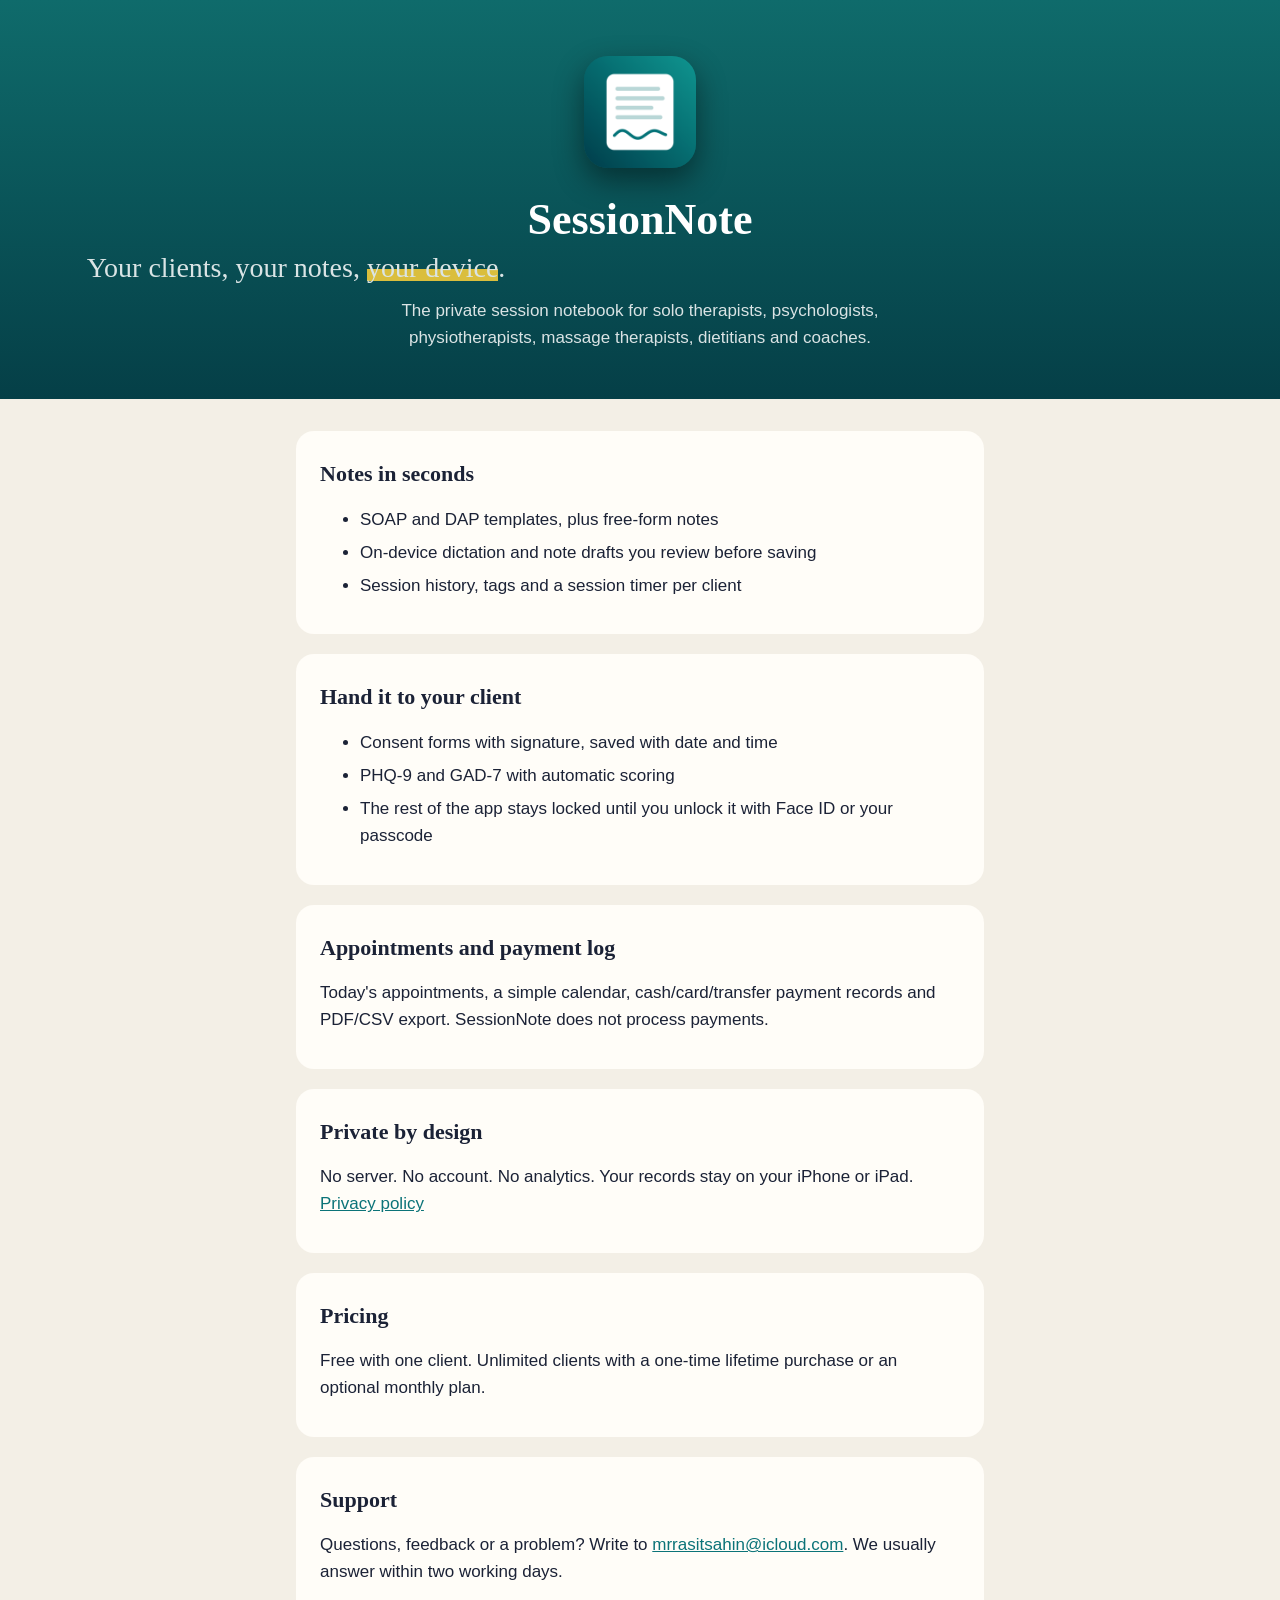
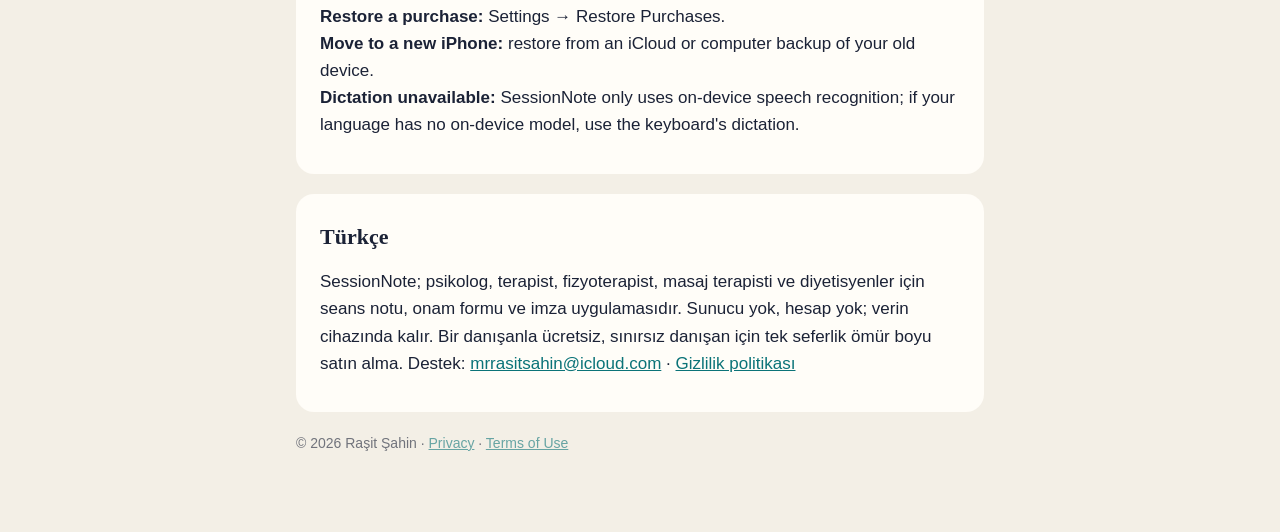
<file: index.html>
<!doctype html>
<html lang="en">
<head>
<meta charset="utf-8">
<meta name="viewport" content="width=device-width, initial-scale=1">
<title>SessionNote – Client Notes</title>
<meta name="description" content="SOAP and DAP session notes, consent forms with signature, PHQ-9 and GAD-7 for solo practitioners. No server, no account. Buy once, keep forever.">
<link rel="stylesheet" href="style.css">
<link rel="icon" href="icon.png">
</head>
<body>
<header class="hero">
  <img src="icon.png" width="112" height="112" alt="SessionNote icon">
  <h1>SessionNote</h1>
  <p class="tagline">Your clients, your notes, <mark>your device</mark>.</p>
  <p>The private session notebook for solo therapists, psychologists, physiotherapists, massage therapists, dietitians and coaches.</p>
</header>
<main>
  <section>
    <h2>Notes in seconds</h2>
    <ul>
      <li>SOAP and DAP templates, plus free-form notes</li>
      <li>On-device dictation and note drafts you review before saving</li>
      <li>Session history, tags and a session timer per client</li>
    </ul>
  </section>
  <section>
    <h2>Hand it to your client</h2>
    <ul>
      <li>Consent forms with signature, saved with date and time</li>
      <li>PHQ-9 and GAD-7 with automatic scoring</li>
      <li>The rest of the app stays locked until you unlock it with Face ID or your passcode</li>
    </ul>
  </section>
  <section>
    <h2>Appointments and payment log</h2>
    <p>Today's appointments, a simple calendar, cash/card/transfer payment records and PDF/CSV export. SessionNote does not process payments.</p>
  </section>
  <section>
    <h2>Private by design</h2>
    <p>No server. No account. No analytics. Your records stay on your iPhone or iPad. <a href="privacy">Privacy policy</a></p>
  </section>
  <section>
    <h2>Pricing</h2>
    <p>Free with one client. Unlimited clients with a one-time lifetime purchase or an optional monthly plan.</p>
  </section>
  <section id="support">
    <h2>Support</h2>
    <p>Questions, feedback or a problem? Write to <a href="mailto:mrrasitsahin@icloud.com">mrrasitsahin@icloud.com</a>. We usually answer within two working days.</p>
    <p><strong>Restore a purchase:</strong> Settings → Restore Purchases.<br>
       <strong>Move to a new iPhone:</strong> restore from an iCloud or computer backup of your old device.<br>
       <strong>Dictation unavailable:</strong> SessionNote only uses on-device speech recognition; if your language has no on-device model, use the keyboard's dictation.</p>
  </section>
  <section>
    <h2>Türkçe</h2>
    <p>SessionNote; psikolog, terapist, fizyoterapist, masaj terapisti ve diyetisyenler için seans notu, onam formu ve imza uygulamasıdır. Sunucu yok, hesap yok; verin cihazında kalır. Bir danışanla ücretsiz, sınırsız danışan için tek seferlik ömür boyu satın alma. Destek: <a href="mailto:mrrasitsahin@icloud.com">mrrasitsahin@icloud.com</a> · <a href="privacy#tr">Gizlilik politikası</a></p>
  </section>
  <p class="meta">© 2026 Raşit Şahin · <a href="privacy">Privacy</a> · <a href="https://www.apple.com/legal/internet-services/itunes/dev/stdeula/">Terms of Use</a></p>
</main>
</body>
</html>
</file>
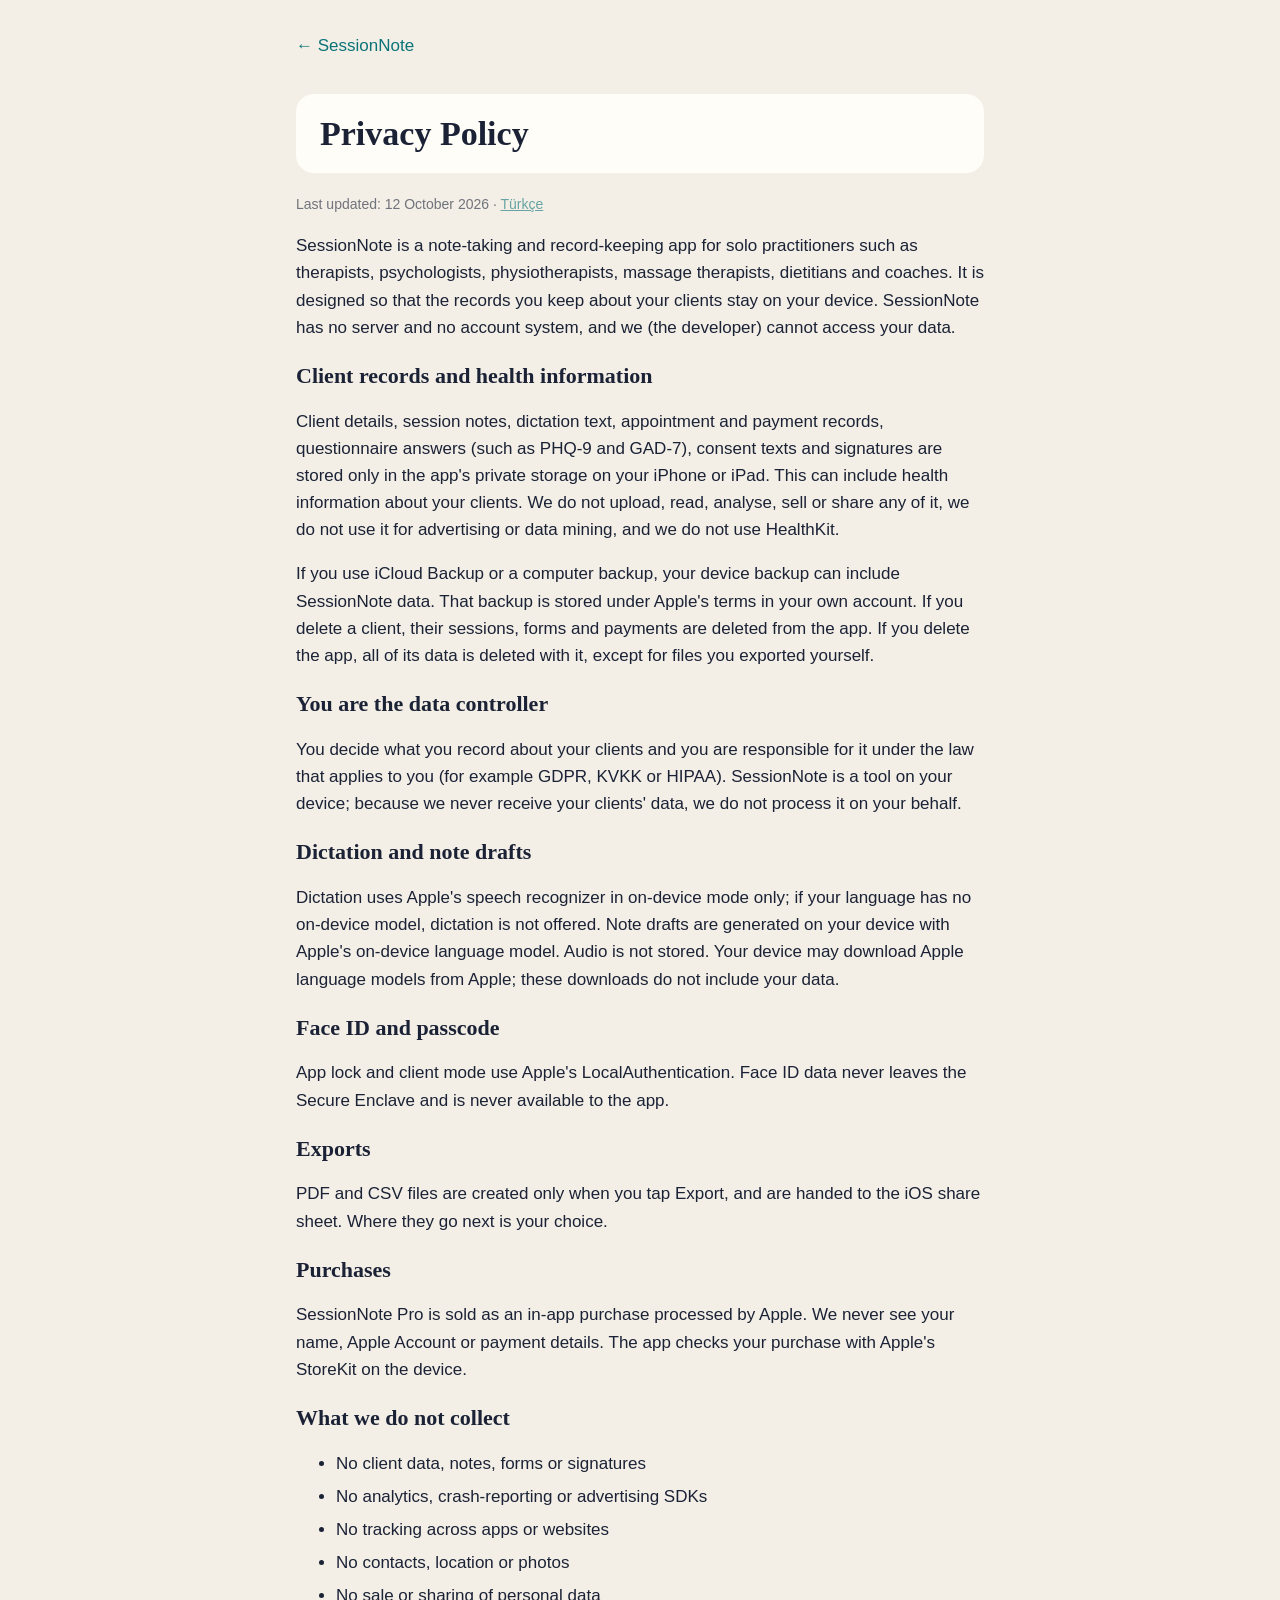
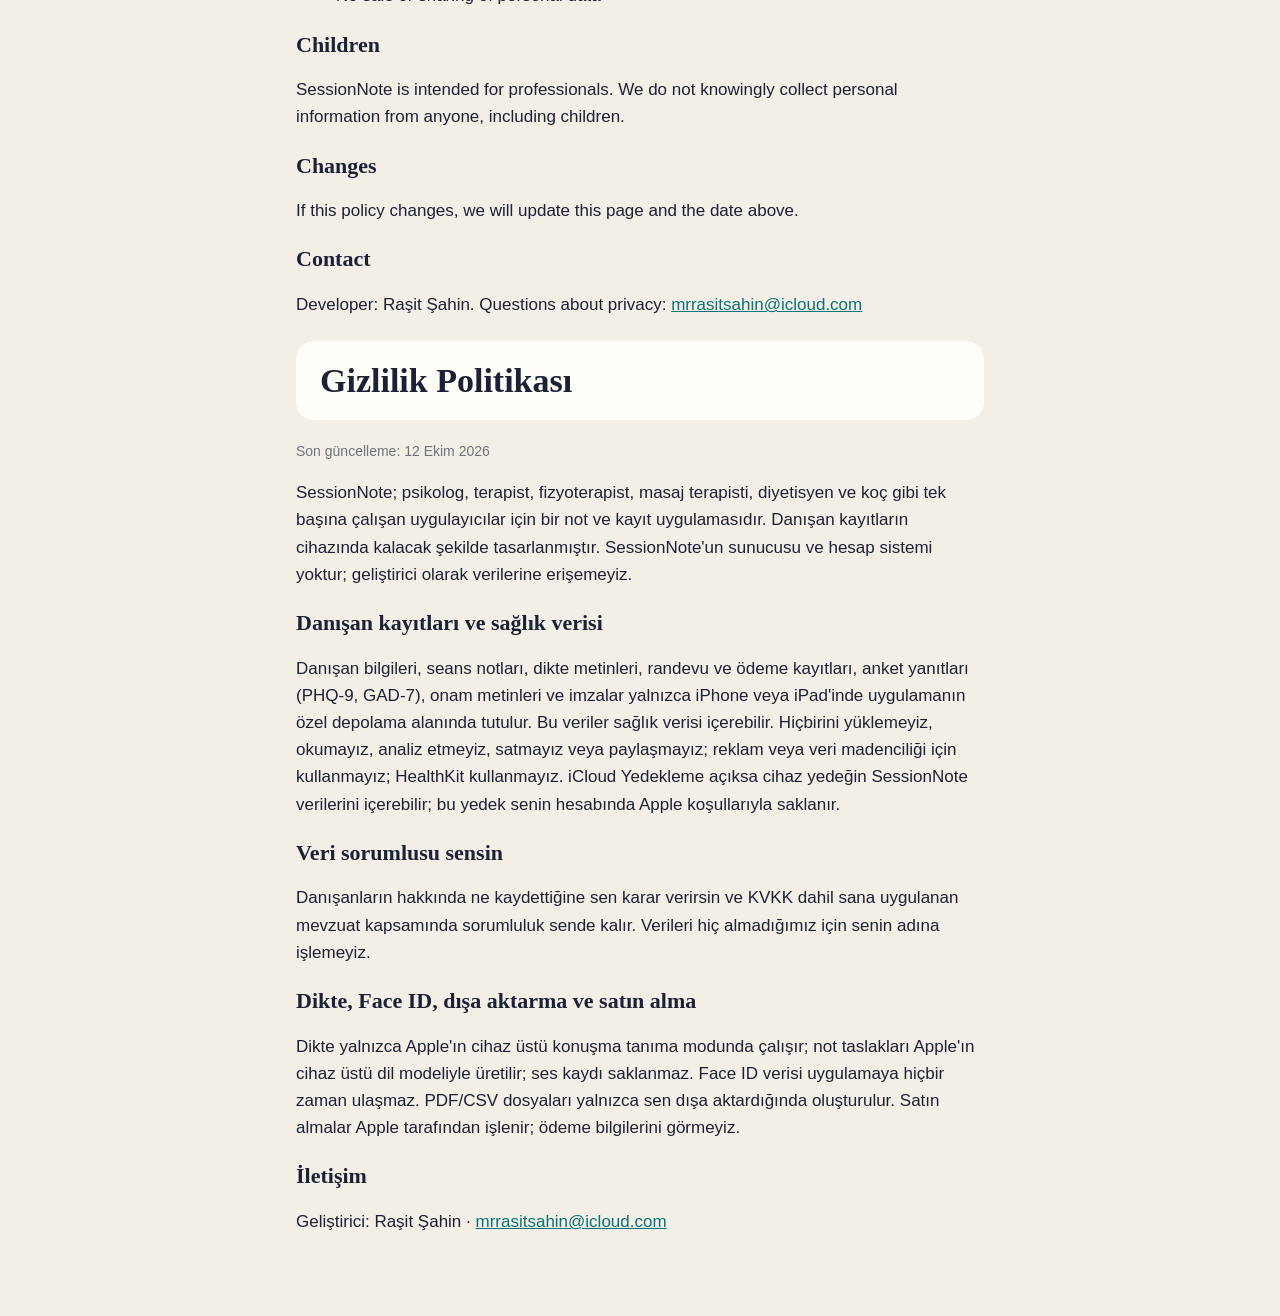
<file: privacy.html>
<!doctype html>
<html lang="en">
<head>
<meta charset="utf-8">
<meta name="viewport" content="width=device-width, initial-scale=1">
<title>SessionNote Privacy Policy</title>
<link rel="stylesheet" href="style.css">
</head>
<body>
<main>
  <a class="back" href="./">← SessionNote</a>
  <h1>Privacy Policy</h1>
  <p class="meta">Last updated: 12 October 2026 · <a href="#tr">Türkçe</a></p>

  <p>SessionNote is a note-taking and record-keeping app for solo practitioners such as therapists, psychologists, physiotherapists, massage therapists, dietitians and coaches. It is designed so that the records you keep about your clients stay on your device. SessionNote has no server and no account system, and we (the developer) cannot access your data.</p>

  <h2>Client records and health information</h2>
  <p>Client details, session notes, dictation text, appointment and payment records, questionnaire answers (such as PHQ-9 and GAD-7), consent texts and signatures are stored only in the app's private storage on your iPhone or iPad. This can include health information about your clients. We do not upload, read, analyse, sell or share any of it, we do not use it for advertising or data mining, and we do not use HealthKit.</p>
  <p>If you use iCloud Backup or a computer backup, your device backup can include SessionNote data. That backup is stored under Apple's terms in your own account. If you delete a client, their sessions, forms and payments are deleted from the app. If you delete the app, all of its data is deleted with it, except for files you exported yourself.</p>

  <h2>You are the data controller</h2>
  <p>You decide what you record about your clients and you are responsible for it under the law that applies to you (for example GDPR, KVKK or HIPAA). SessionNote is a tool on your device; because we never receive your clients' data, we do not process it on your behalf.</p>

  <h2>Dictation and note drafts</h2>
  <p>Dictation uses Apple's speech recognizer in on-device mode only; if your language has no on-device model, dictation is not offered. Note drafts are generated on your device with Apple's on-device language model. Audio is not stored. Your device may download Apple language models from Apple; these downloads do not include your data.</p>

  <h2>Face ID and passcode</h2>
  <p>App lock and client mode use Apple's LocalAuthentication. Face ID data never leaves the Secure Enclave and is never available to the app.</p>

  <h2>Exports</h2>
  <p>PDF and CSV files are created only when you tap Export, and are handed to the iOS share sheet. Where they go next is your choice.</p>

  <h2>Purchases</h2>
  <p>SessionNote Pro is sold as an in-app purchase processed by Apple. We never see your name, Apple Account or payment details. The app checks your purchase with Apple's StoreKit on the device.</p>

  <h2>What we do not collect</h2>
  <ul>
    <li>No client data, notes, forms or signatures</li>
    <li>No analytics, crash-reporting or advertising SDKs</li>
    <li>No tracking across apps or websites</li>
    <li>No contacts, location or photos</li>
    <li>No sale or sharing of personal data</li>
  </ul>

  <h2>Children</h2>
  <p>SessionNote is intended for professionals. We do not knowingly collect personal information from anyone, including children.</p>

  <h2>Changes</h2>
  <p>If this policy changes, we will update this page and the date above.</p>

  <h2>Contact</h2>
  <p>Developer: Raşit Şahin. Questions about privacy: <a href="mailto:mrrasitsahin@icloud.com">mrrasitsahin@icloud.com</a></p>

  <h1 id="tr">Gizlilik Politikası</h1>
  <p class="meta">Son güncelleme: 12 Ekim 2026</p>
  <p>SessionNote; psikolog, terapist, fizyoterapist, masaj terapisti, diyetisyen ve koç gibi tek başına çalışan uygulayıcılar için bir not ve kayıt uygulamasıdır. Danışan kayıtların cihazında kalacak şekilde tasarlanmıştır. SessionNote'un sunucusu ve hesap sistemi yoktur; geliştirici olarak verilerine erişemeyiz.</p>
  <h2>Danışan kayıtları ve sağlık verisi</h2>
  <p>Danışan bilgileri, seans notları, dikte metinleri, randevu ve ödeme kayıtları, anket yanıtları (PHQ-9, GAD-7), onam metinleri ve imzalar yalnızca iPhone veya iPad'inde uygulamanın özel depolama alanında tutulur. Bu veriler sağlık verisi içerebilir. Hiçbirini yüklemeyiz, okumayız, analiz etmeyiz, satmayız veya paylaşmayız; reklam veya veri madenciliği için kullanmayız; HealthKit kullanmayız. iCloud Yedekleme açıksa cihaz yedeğin SessionNote verilerini içerebilir; bu yedek senin hesabında Apple koşullarıyla saklanır.</p>
  <h2>Veri sorumlusu sensin</h2>
  <p>Danışanların hakkında ne kaydettiğine sen karar verirsin ve KVKK dahil sana uygulanan mevzuat kapsamında sorumluluk sende kalır. Verileri hiç almadığımız için senin adına işlemeyiz.</p>
  <h2>Dikte, Face ID, dışa aktarma ve satın alma</h2>
  <p>Dikte yalnızca Apple'ın cihaz üstü konuşma tanıma modunda çalışır; not taslakları Apple'ın cihaz üstü dil modeliyle üretilir; ses kaydı saklanmaz. Face ID verisi uygulamaya hiçbir zaman ulaşmaz. PDF/CSV dosyaları yalnızca sen dışa aktardığında oluşturulur. Satın almalar Apple tarafından işlenir; ödeme bilgilerini görmeyiz.</p>
  <h2>İletişim</h2>
  <p>Geliştirici: Raşit Şahin · <a href="mailto:mrrasitsahin@icloud.com">mrrasitsahin@icloud.com</a></p>
</main>
</body>
</html>
</file>
<file: style.css>
:root {
  --navy: #053f47;
  --ink: #1b2236;
  --paper: #fffdf8;
  --canvas: #f3efe6;
  --marker: #ffd23a;
  --link: #0b7378;
}
@media (prefers-color-scheme: dark) {
  :root { --ink: #ece8de; --paper: #14201f; --canvas: #0a1312; --link: #6fd3cf; }
}
* { box-sizing: border-box; }
body {
  margin: 0;
  background: var(--canvas);
  color: var(--ink);
  font: 17px/1.6 -apple-system, BlinkMacSystemFont, "Segoe UI", Helvetica, Arial, sans-serif;
}
h1, h2, h3, .tagline { font-family: "New York", "Iowan Old Style", Georgia, serif; line-height: 1.2; }
a { color: var(--link); }
mark { background: linear-gradient(transparent 55%, var(--marker) 55%, var(--marker) 92%, transparent 92%); color: inherit; }
.hero {
  background: linear-gradient(#0f6b6b, #053f47);
  color: #fff;
  text-align: center;
  padding: 56px 16px 48px;
}
.hero img { border-radius: 24px; box-shadow: 0 12px 30px rgba(0,0,0,.45); }
.hero h1 { font-size: 44px; margin: 18px 0 4px; }
.hero .tagline { font-size: 28px; margin: 0 0 12px; }
.hero mark { color: #fff; }
.hero p { max-width: 560px; margin: 0 auto; opacity: .85; }
main { max-width: 720px; margin: 0 auto; padding: 32px 16px 64px; }
section, main > h1 { background: var(--paper); border-radius: 18px; padding: 8px 24px 18px; margin-bottom: 20px; }
main > h1 { padding-top: 20px; }
.back { display: inline-block; margin-bottom: 12px; text-decoration: none; }
.meta { opacity: .6; font-size: 14px; }
li { margin-bottom: 6px; }
h2 { font-size: 22px; margin-top: 22px; }
</file>
